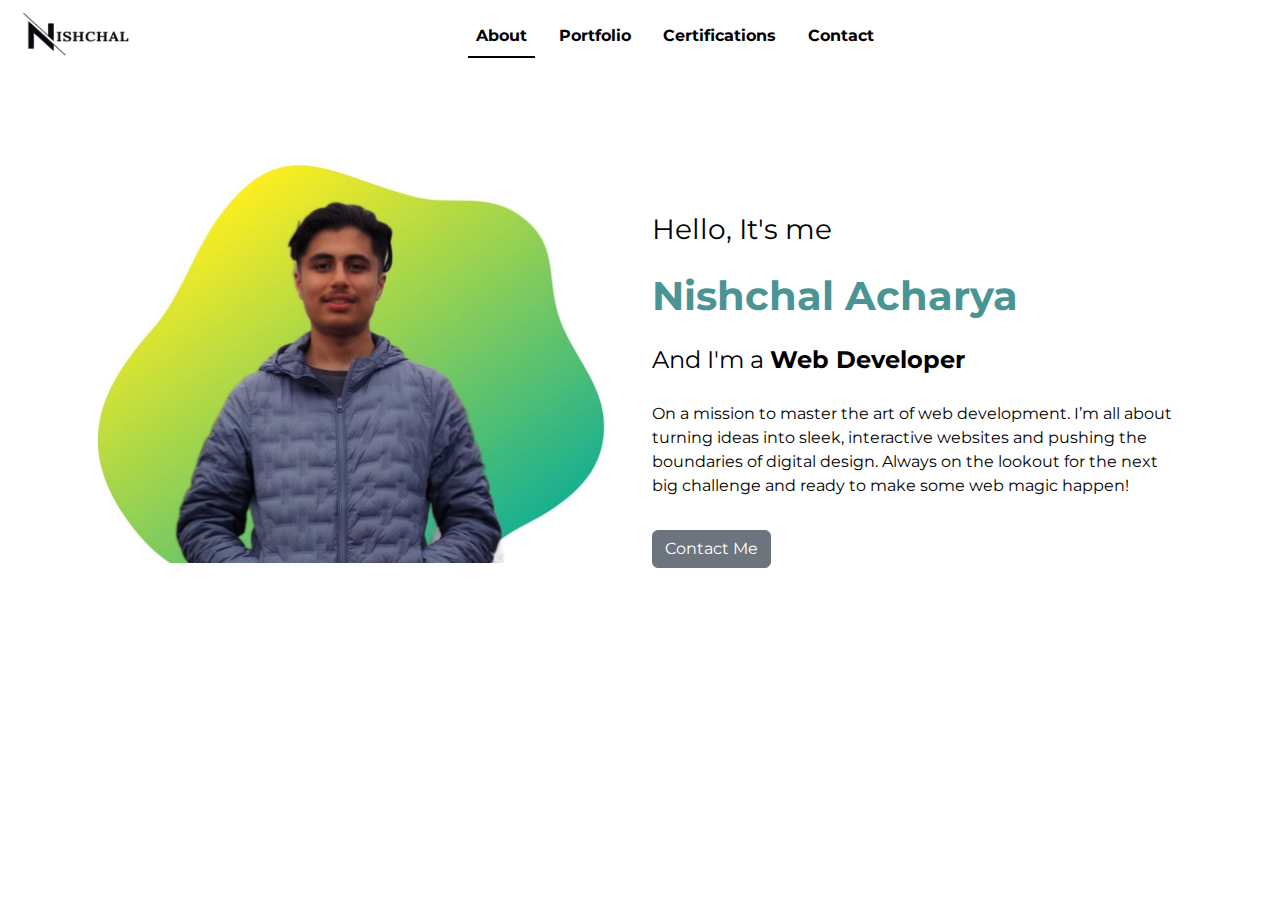
<file: index.html>
<!DOCTYPE html>
<html lang="en">
<head>
  <link rel="icon" href="./golo.png" sizes="16x16" type="image/x-icon" >
  <meta charset="UTF-8">
  <meta name="viewport" content="width=device-width, initial-scale=1.0">
  <meta name="google-site-verification" content="79PC1MeRaNZ99Wksuh_9pjrI-jJM85dLIz9Zg9P6uFM">

  <title>Nishchal Acharya</title>
  <link href="https://cdn.jsdelivr.net/npm/bootstrap@5.3.3/dist/css/bootstrap.min.css" rel="stylesheet">
    <script src="https://cdn.jsdelivr.net/npm/bootstrap@5.3.3/dist/js/bootstrap.bundle.min.js"></script>
  <link href="https://fonts.googleapis.com/css2?family=Montserrat:wght@400;700&display=swap" rel="stylesheet">
  <link rel="stylesheet" href="./style.css">
  <link rel="stylesheet" href="https://cdnjs.cloudflare.com/ajax/libs/font-awesome/6.6.0/css/all.min.css" integrity="sha512-Kc323vGBEqzTmouAECnVceyQqyqdsSiqLQISBL29aUW4U/M7pSPA/gEUZQqv1cwx4OnYxTxve5UMg5GT6L4JJg==" crossorigin="anonymous" referrerpolicy="no-referrer"/>
  <link rel="stylesheet" href="https://cdnjs.cloudflare.com/ajax/libs/animate.css/4.1.1/animate.min.css"/>
</head>
<body class="bg-white text-black mb-5">
  <header>
    <nav class="navbar navbar-expand-lg text-center">
      <div id="navbarrr" class="container-fluid fixed-top bg-white">
        <img src="./rsz_1nishchal.png" alt="Logo" width="110" height="45" class="ms-2">
        <button class="navbar-toggler" type="button" data-bs-toggle="collapse" data-bs-target="#navbarSupportedContent"
          aria-controls="navbarSupportedContent" aria-expanded="false" aria-label="Toggle navigation">
          <span class="navbar-toggler-icon"></span>
        </button>
        <div class="collapse navbar-collapse me-5 text-center" id="navbarSupportedContent">
          <ul class="nav nav-underline ms-auto me-auto mt-3 mb-2 fw-bold d-flex justify-content-center">
            <li id="navhover" class="nav-item">
              <a class="nav-link text-black px-2 active" href="./index.html">About</a>
            </li>
            <li class="nav-item">
              <a class="nav-link text-black px-2" href="./index1.html">Portfolio</a>
            </li>
            <li class="nav-item">
              <a class="nav-link text-black px-2" href="./index2.html">Certifications</a>
            </li>
            <li class="nav-item">
              <a class="nav-link text-black px-2" href="./index3.html">Contact</a>
            </li>

          </ul>
        </div>
      </div>
    </nav>
  </header>
  <div class="container pt-5 mt-5">
    <div class="container text-center pt-5 pb-3">
      <div class="row">
        <div class="col-sm-6">
          <img  src="./me1.jpg" class="text-start img-fluid animate__animated animate__slideInLeft" alt="Responsive image">
        </div>
        <div class="col sm-6 pt-5">
          <div>
            <p class="fs-3 text-start animate__animated animate__slideInRight">Hello, It's me</p>
          </div>
          <div>
            <p id="nishchal" class="fw-bold fs-1 text-start animate__animated animate__slideInRight">Nishchal Acharya</p>
          </div>
          <div class="text-start fs-4 animate__animated animate__slideInRight ">
            And I'm a <span class="fw-bold" >Web Developer</span>
          </div>
          <div class="text-start pt-4  Right animate__animated animate__slideInRight">
            <p>On a mission to master the art of web development. I’m all about turning ideas into sleek, interactive
              websites and pushing the boundaries of digital design. Always on the lookout for the next big challenge
              and ready to make some web magic happen!</p>
          </div>
          <div id="icon" class=" text-start Right animate__animated animate__slideInRight ">
            <i id="iconn" onclick="window.location.href='https://www.github.com/Nishchal-ll'" class="fa-brands fa-square-github" ></i>
            <i id="iconn" onclick="window.location.href='https://www.instagram.com/nishchal._.l'" class="fa-brands fa-square-instagram"></i>
            <i id="iconn" onclick="window.location.href='https://www.linkedin.com/in/nishchal-acharya-2b350a312'" class="fa-brands fa-linkedin"></i>
          </div>
          <div class="text-start pt-3  animate__animated animate__slideInRight ">
            <button onclick="window.location.href='./index3.html'" id="contactbtn" type="button" class="btn btn-secondary">
              Contact Me
              <i class="fa-solid fa-phone"></i>
            </button>
          </div>
        </div>
      </div>
    </div>
  </div>
</body>
</html>
</file>
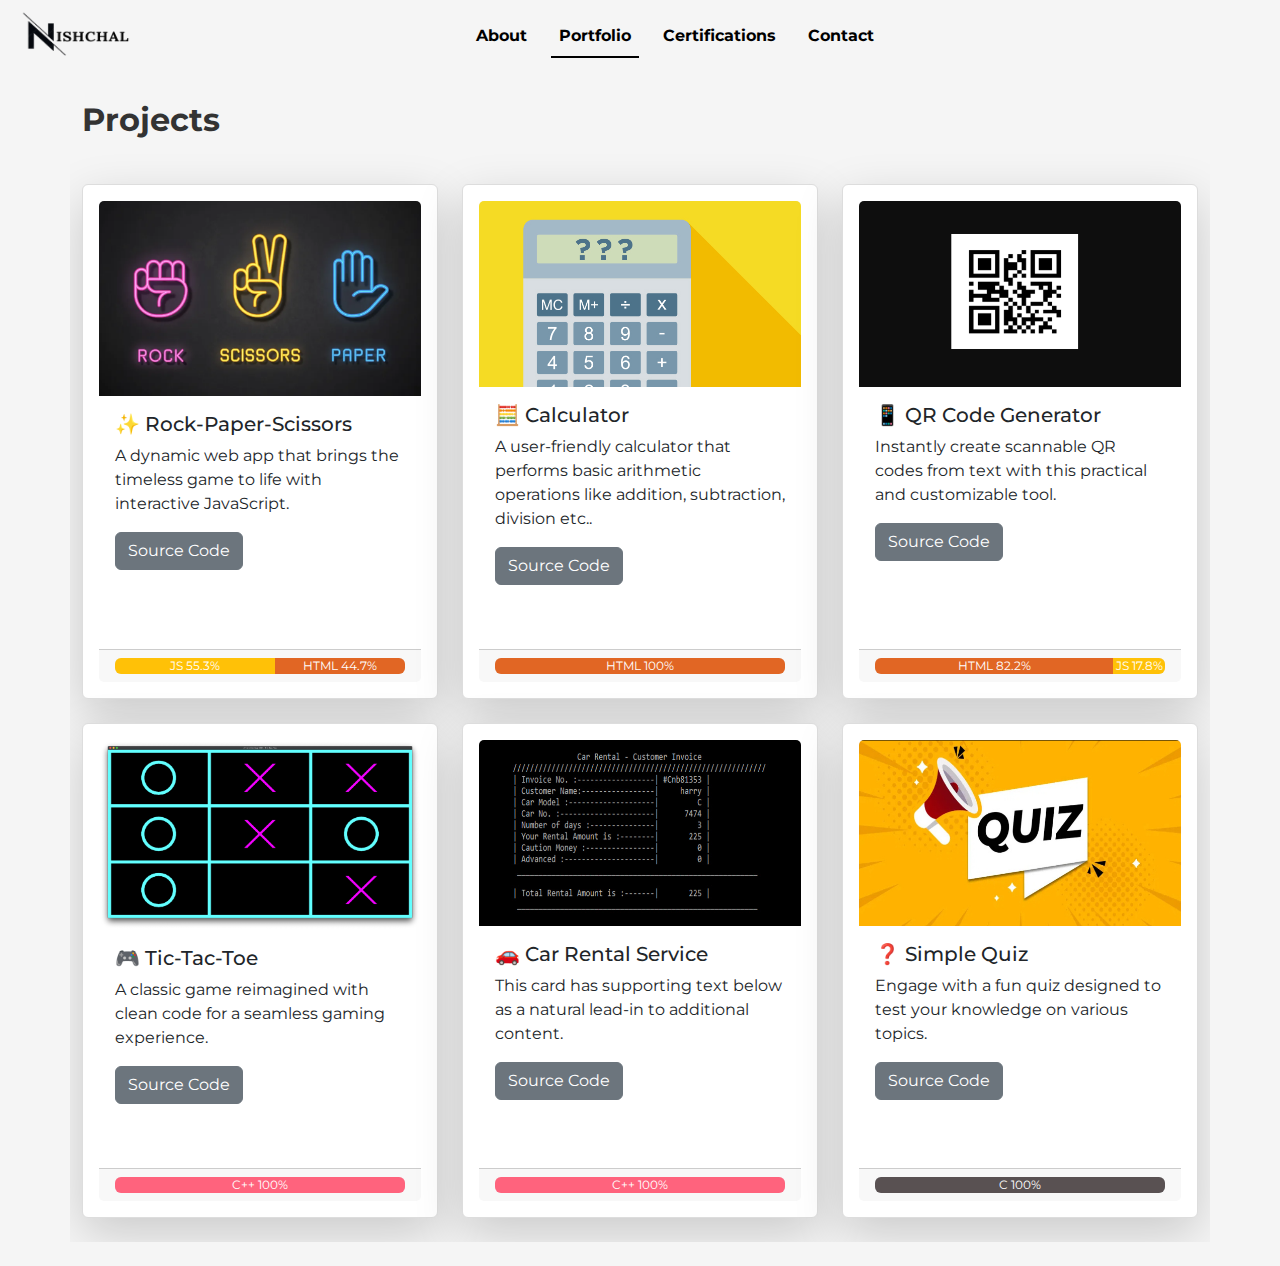
<file: index1.html>
<!DOCTYPE html>
<html lang="en">
<head>
  <link rel="icon" href="./golo.png" sizes="16x16" type="image/x-icon" >
    <meta charset="UTF-8">
    <meta name="viewport" content="width=device-width, initial-scale=1.0">
  <meta name="google-site-verification" content="79PC1MeRaNZ99Wksuh_9pjrI-jJM85dLIz9Zg9P6uFM">

    <title>Nishchal Acharya</title>
    <link href="https://cdn.jsdelivr.net/npm/bootstrap@5.3.3/dist/css/bootstrap.min.css" rel="stylesheet">
    <script src="https://cdn.jsdelivr.net/npm/bootstrap@5.3.3/dist/js/bootstrap.bundle.min.js"></script>
  <link href="https://fonts.googleapis.com/css2?family=Montserrat:wght@400;700&display=swap" rel="stylesheet">
  <link rel="stylesheet" href="./style.css">
  <link rel="stylesheet" href="https://cdnjs.cloudflare.com/ajax/libs/font-awesome/6.6.0/css/all.min.css" integrity="sha512-Kc323vGBEqzTmouAECnVceyQqyqdsSiqLQISBL29aUW4U/M7pSPA/gEUZQqv1cwx4OnYxTxve5UMg5GT6L4JJg==" crossorigin="anonymous" referrerpolicy="no-referrer" />
  <link rel="stylesheet" href="https://cdnjs.cloudflare.com/ajax/libs/animate.css/4.1.1/animate.min.css"/>
</head>
<body>
    <header>
        <nav class="navbar navbar-expand-lg  text-center ">
            <div id="navbarrr" class="container-fluid fixed-top  ">
                <img src="./rsz_1nishchal.png" alt="Logo" width="110" height="45" class="ms-2">
                <button class="navbar-toggler" type="button" data-bs-toggle="collapse" data-bs-target="#navbarSupportedContent"
                  aria-controls="navbarSupportedContent" aria-expanded="false" aria-label="Toggle navigation">
                  <span class="navbar-toggler-icon"></span>
                </button>
                <div class="collapse navbar-collapse me-5" id="navbarSupportedContent">
                  <ul class="nav nav-underline ms-auto me-auto mt-3 mb-2 fw-bold d-flex justify-content-center ">
                    <li id="navhover" class="nav-item">
                      <a class="nav-link text-black px-2 " href="./index.html">About</a>
                    </li>
                    <li class="nav-item">
                      <a class="nav-link text-black px-2 active" href="./index1.html">Portfolio</a>
                    </li>
                    <li class="nav-item">
                      <a class="nav-link text-black px-2" href="./index2.html">Certifications</a>
                    </li>
                    <li class="nav-item">
                      <a class="nav-link text-black px-2" href="./index3.html">Contact</a>
                    </li>
    
              </ul>
            </div>
          </div>
        </nav>
      </header>
    <div class="container mt-5 mb-4 pb-4 pt-4 ">
      <p class="fs-2 fw-bold animate__animated animate__fadeInDown pt-2">Projects</p>
        <div class="row row-cols-1 row-cols-md-3 g-4 mt-3">
          <div class="col animate__animated animate__zoomIn">
            <div class="card h-100  shadow-lg p-3 mb-5 bg-white rounded ">
              <img src="./sci.png" class="card-img-top" alt="...">
              <div class="card-body ">
                <h5 class="card-title">✨ Rock-Paper-Scissors</h5>
                <p class="card-text">A dynamic web app that brings the timeless game to life with interactive JavaScript.</p>
                <button onclick="window.location.href='https://www.github.com/Nishchal-ll'" class="btn btn-secondary">Source Code <i class="fa-solid fa-link"></i></button> 
              </div>
              <div class="card-footer">
                <small class="text-body-secondary">
                  <div class="progress-stacked">
                    <div class="progress" role="progressbar" aria-label="Segment one" aria-valuenow="15" aria-valuemin="0"
                      aria-valuemax="100" style="width: 55.3%">
                      <div class="progress-bar bg-warning">JS 55.3%</div>
                    </div>
                    <div class="progress" role="progressbar" aria-label="Segment two" aria-valuenow="30" aria-valuemin="0"
                      aria-valuemax="100" style="width: 44.7%">
                      <div style="background-color: rgb(225, 102, 36)" class="progress-bar">HTML 44.7%</div>
                    </div>
                  </div>
                </small>
              </div>
            </div>
          </div>
          <div class="col animate__animated animate__zoomIn">
            <div class="card h-100  shadow-lg p-3 mb-5 bg-white rounded ">
              <img src="./ccc.jpg" class="card-img-top " alt="...">
              <div class="card-body">
                <h5 class="card-title">🧮 Calculator</h5>
                <p class="card-text">A user-friendly calculator that performs basic arithmetic operations like addition, subtraction, division etc..</p>
                <button onclick="window.location.href='https://www.github.com/Nishchal-ll'" class="btn btn-secondary">Source Code <i class="fa-solid fa-link"></i></button>
              </div>
              <div class="card-footer">
                <small class="text-body-secondary">
                  <div class="progress-stacked">
                    <div class="progress" role="progressbar" aria-label="Segment one" aria-valuenow="15" aria-valuemin="0"
                      aria-valuemax="100" style="width: 100%">
                      <div style="background-color: rgb(225, 102, 36)" class="progress-bar">HTML 100%</div>
                    </div>
                   
                  </div>
                </small>
              </div>
            </div>
          </div>
          <div class="col animate__animated animate__zoomIn">
            <div class="card h-100  shadow-lg p-3 mb-5 bg-white rounded ">
              <img src="./qrr.png" class="card-img-top " alt="...">
              <div class="card-body">
                <h5 class="card-title">📱 QR Code Generator</h5>
                <p class="card-text">Instantly create scannable QR codes from text with this practical and customizable tool.</p>
                 <button onclick="window.location.href='https://www.github.com/Nishchal-ll'" class="btn btn-secondary">Source Code <i class="fa-solid fa-link"></i></button>
              </div>
              <div class="card-footer">
                <small class="text-body-secondary">
                  <div class="progress-stacked">
                    <div class="progress" role="progressbar" aria-label="Segment one" aria-valuenow="15" aria-valuemin="0"
                      aria-valuemax="100" style="width: 82.2%">
                      <div style="background-color: rgb(225, 102, 36)" class="progress-bar">HTML 82.2%</div>
                    </div>
                    <div class="progress" role="progressbar" aria-label="Segment two" aria-valuenow="30" aria-valuemin="0"
                      aria-valuemax="100" style="width: 17.8%">
                      <div class="progress-bar bg-warning">JS 17.8%</div>
                    </div>
                    
                  </div>
                </small>
              </div>
            </div>
          </div>
        </div><br>
        <div class="row row-cols-1 row-cols-md-3 g-4">
          <div class="col animate__animated animate__zoomIn">
            <div class="card h-100  shadow-lg p-3 mb-5 bg-white rounded ">
              <img src="./ttt1.webp" class="card-img-top " alt="...">
              <div class="card-body">
                <h5 class="card-title">🎮 Tic-Tac-Toe</h5>
                <p class="card-text">A classic game reimagined with clean code for a seamless gaming experience.</p>
                 <button onclick="window.location.href='https://www.github.com/Nishchal-ll'" class="btn btn-secondary">Source Code <i class="fa-solid fa-link"></i></button>
              </div>
              <div class="card-footer">
                <small class="text-body-secondary">
                  <div class="progress-stacked">
                    <div class="progress" role="progressbar" aria-label="Segment one" aria-valuenow="15" aria-valuemin="0"
                      aria-valuemax="100" style="width: 100%">
                      <div style="background-color: rgb(255, 99, 125)" class="progress-bar">C++ 100%</div>
                    </div>
                  </div>
                </small>
              </div>
            </div>
          </div>
          <div class="col animate__animated animate__zoomIn">
            <div class="card h-100  shadow-lg p-3 mb-5 bg-white rounded ">
              <img src="./renttt.jpeg" class="card-img-top " alt="..." >
              <div class="card-body">
                <h5 class="card-title">🚗 Car Rental Service</h5>
                <p class="card-text">This card has supporting text below as a natural lead-in to additional content.</p>
                 <button onclick="window.location.href='https://www.github.com/Nishchal-ll'" class="btn btn-secondary">Source Code <i class="fa-solid fa-link"></i></button>
              </div>
              <div class="card-footer">
                <small class="text-body-secondary">
                  <div class="progress-stacked">
                    <div class="progress" role="progressbar" aria-label="Segment one" aria-valuenow="15" aria-valuemin="0"
                      aria-valuemax="100" style="width: 100%">
                      <div style="background-color: rgb(255, 99, 125)" class="progress-bar">C++ 100%</div>
                    </div>
                  </div>
                </small>
              </div>
            </div>
          </div>
          <div class="col animate__animated animate__zoomIn">
            <div class="card h-100  shadow-lg p-3 mb-5 bg-white rounded ">
              <img src="./qqqiz.jpeg" class="card-img-top " alt="...">
              <div class="card-body">
                <h5 class="card-title">❓ Simple Quiz </h5>
                <p class="card-text">Engage with a fun  quiz designed to test your knowledge on various topics.</p>
                 <button onclick="window.location.href='https://www.github.com/Nishchal-ll'" class="btn btn-secondary">Source Code <i class="fa-solid fa-link"></i></button>
              </div>
              <div class="card-footer">
                <small class="text-body-secondary">
                  <div class="progress-stacked">
                    <div class="progress" role="progressbar" aria-label="Segment one" aria-valuenow="15" aria-valuemin="0"
                      aria-valuemax="100" style="width: 100%">
                      <div style="background-color: rgb(89, 81, 82)" class="progress-bar">C 100%</div>
                    </div>
                  </div>
                </small>
              </div>
            </div>
          </div>
        </div>
      </div>
</body>
</html>
</file>
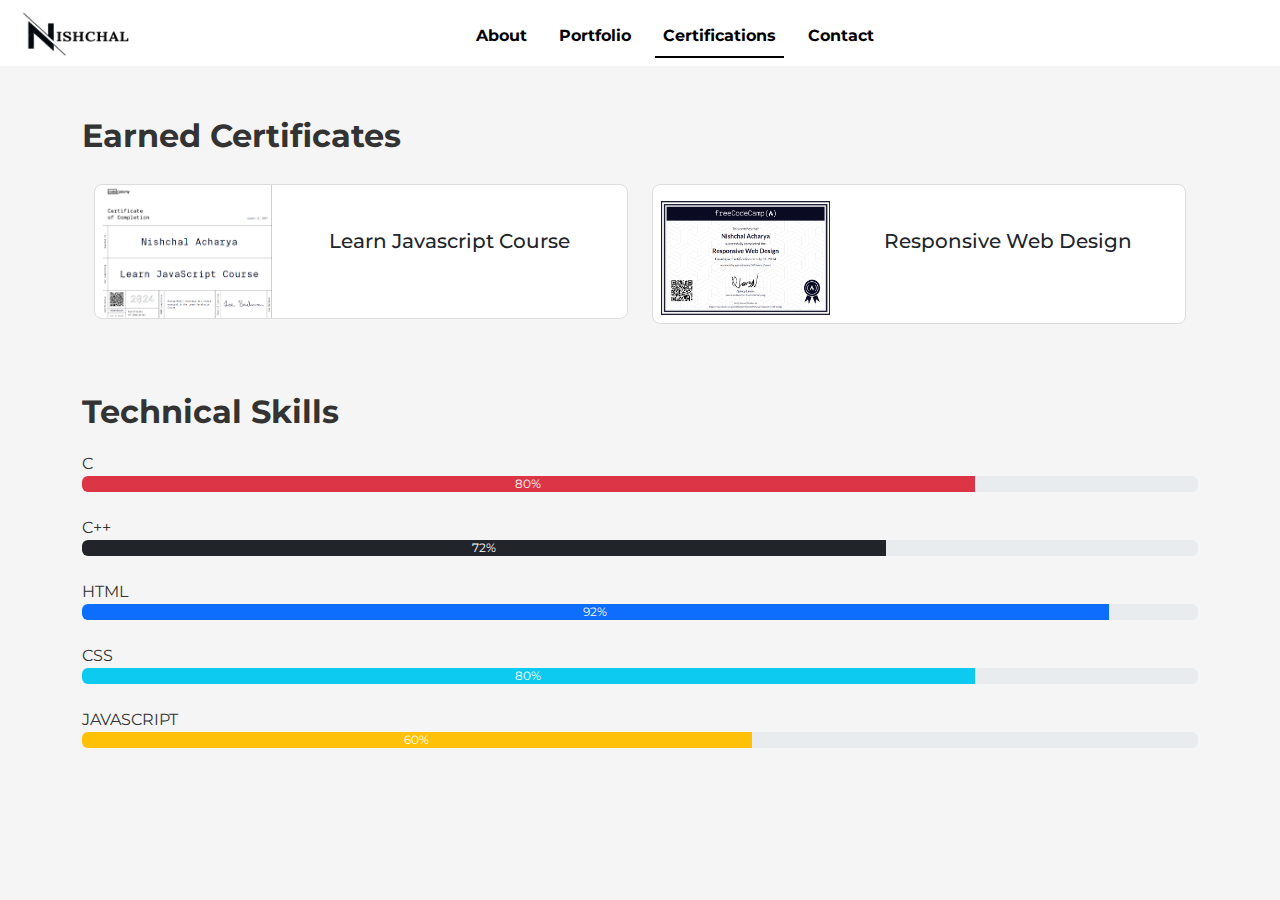
<file: index2.html>
<!DOCTYPE html>
<html lang="en">
<head>
  <link rel="icon" href="./golo.png" sizes="16x16" type="image/x-icon" >
    <meta charset="UTF-8">
    <meta name="viewport" content="width=device-width, initial-scale=1.0">
    <title>Nishchal Acharya</title>
    <link href="https://cdn.jsdelivr.net/npm/bootstrap@5.3.3/dist/css/bootstrap.min.css" rel="stylesheet">
    <script src="https://cdn.jsdelivr.net/npm/bootstrap@5.3.3/dist/js/bootstrap.bundle.min.js"></script>
    <link href="https://fonts.googleapis.com/css2?family=Montserrat:wght@400;700&display=swap" rel="stylesheet">
    <link rel="stylesheet" href="./style.css">
    <link rel="stylesheet" href="https://cdnjs.cloudflare.com/ajax/libs/font-awesome/6.6.0/css/all.min.css" integrity="sha512-Kc323vGBEqzTmouAECnVceyQqyqdsSiqLQISBL29aUW4U/M7pSPA/gEUZQqv1cwx4OnYxTxve5UMg5GT6L4JJg==" crossorigin="anonymous" referrerpolicy="no-referrer" />
    <link rel="stylesheet" href="https://cdnjs.cloudflare.com/ajax/libs/animate.css/4.1.1/animate.min.css"/> 
   </head>
<body>
    <header>
        <nav class="navbar navbar-expand-lg  text-center">
            <div id="navbarrr" class="container-fluid fixed-top bg-white">
                <img src="./rsz_1nishchal.png" alt="Logo" width="110" height="45" class="ms-2">
                <button class="navbar-toggler" type="button" data-bs-toggle="collapse" data-bs-target="#navbarSupportedContent"
                  aria-controls="navbarSupportedContent" aria-expanded="false" aria-label="Toggle navigation">
                  <span class="navbar-toggler-icon"></span>
                </button>
                <div class="collapse navbar-collapse me-5" id="navbarSupportedContent">
                  <ul class="nav nav-underline ms-auto me-auto mt-3 mb-2 fw-bold d-flex justify-content-center ">
                    <li id="navhover" class="nav-item">
                      <a class="nav-link text-black px-2" href="./index.html">About</a>
                    </li>
                    <li class="nav-item">
                      <a class="nav-link text-black px-2" href="./index1.html">Portfolio</a>
                    </li>
                    <li class="nav-item">
                      <a class="nav-link text-black px-2 active" href="./index2.html">Certifications</a>
                    </li>
                    <li class="nav-item">
                      <a class="nav-link text-black px-2" href="./index3.html">Contact</a>
                    </li>
    
              </ul>
            </div>
          </div>
        </nav>
      </header>
    <div class="container pt-5 pb-5 ">
      <p class="fs-2 fw-bold animate__animated animate__slideInLeft mt-5">Earned Certificates</p>
        <div class="container text-center pt-2">
          <div class="row">
            <div class="col-sm-6 mb-3 mb-sm-0  ">
              <div class="card mb-3 " style="max-width: 540px;">
                <div class="row g-0 animate__animated animate__zoomIn">
                  <div class="col-md-4 ">
                    <img src="./javascript.png" class="img-fluid rounded-start ps-2 " alt="...">
                  </div>
                  <div class="col-md-8">
                    <div class="card-body mt-1">
                      <h5 class="card-title pt-4">Learn Javascript Course</h5>
                
                    </div>
                  </div>
                </div>
              </div>
            </div>
            <div class="col-sm-6 ">
              <div class="card mb-3 " style="max-width: 540px;">
                <div class="row g-0 animate__animated animate__zoomIn">
                  <div class="col-md-4">
                    <img src="./fcodecamo.png" class="img-fluid rounded-start pt-3 pb-2 ps-2" alt="...">
                  </div>
                  <div class="col-md-8">
                    <div class="card-body mt-1">
                      <h5 class="card-title pt-4">Responsive Web Design</h5>
  
                    </div>
                  </div>
                </div>
              </div>
            </div>
          </div>
        </div>
      </div>

      <div class="container mb-5">
        <p class="fw-bold fs-2 animate__animated animate__slideInLeft">Technical Skills</p>
        C
        <div class="progress mb-4" role="progressbar" aria-label="Basic example" aria-valuenow="0" aria-valuemin="0" aria-valuemax="100">
          <div class="progress-bar bg-danger animate__animated animate__slideInLeft" style="width: 80%">80%</div>
        </div>
        C++
        <div class="progress mb-4" role="progressbar" aria-label="Basic example" aria-valuenow="25" aria-valuemin="0" aria-valuemax="100">
          <div class="progress-bar bg-dark animate__animated animate__slideInLeft" style="width: 72%">72%</div>
        </div>
        HTML
        <div class="progress mb-4" role="progressbar" aria-label="Basic example" aria-valuenow="50" aria-valuemin="0" aria-valuemax="100">
          <div  class="progress-bar animate__animated animate__slideInLeft" style="width: 92% ">92%</div>
          
        </div>
        CSS
        <div class="progress mb-4" role="progressbar" aria-label="Basic example" aria-valuenow="75" aria-valuemin="0" aria-valuemax="100">
          <div class="progress-bar bg-info animate__animated animate__slideInLeft" style="width: 80%">80%</div>
        </div>
        JAVASCRIPT
        <div class="progress mb-4" role="progressbar" aria-label="Basic example" aria-valuenow="100" aria-valuemin="0" aria-valuemax="100">
          <div class="progress-bar bg-warning animate__animated animate__slideInLeft" style="width: 60%">60%</div>
        </div>
      </div>
</body>
</html>
</file>
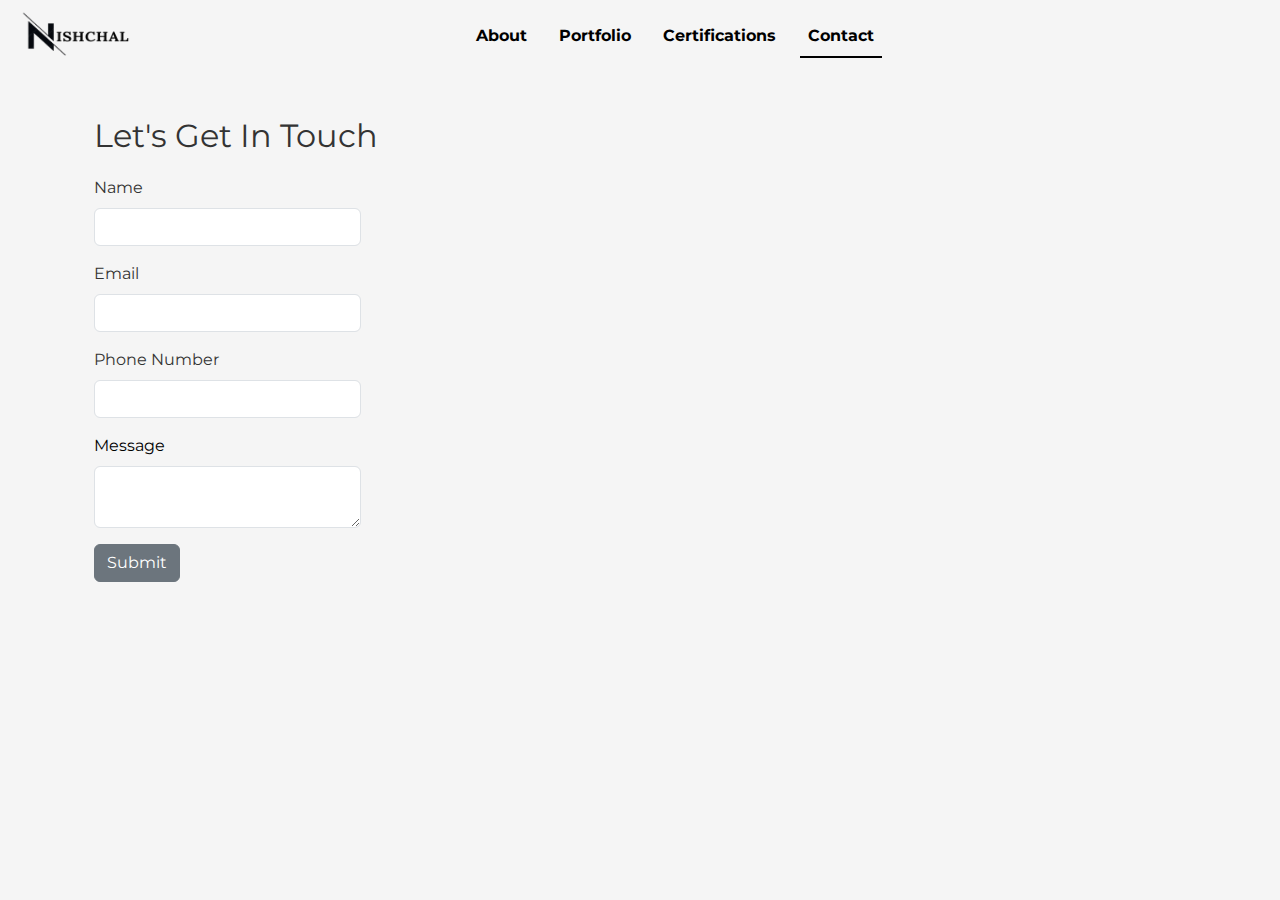
<file: index3.html>
<!DOCTYPE html>
<html lang="en">
<head>
  <link rel="icon" href="./golo.png" sizes="16x16" type="image/x-icon" >
    <meta charset="UTF-8">
    <meta name="viewport" content="width=device-width, initial-scale=1.0">
    <title>Nishchal Acharya</title>
    <link href="https://cdn.jsdelivr.net/npm/bootstrap@5.3.3/dist/css/bootstrap.min.css" rel="stylesheet">
    <script src="https://cdn.jsdelivr.net/npm/bootstrap@5.3.3/dist/js/bootstrap.bundle.min.js"></script>
    <link href="https://fonts.googleapis.com/css2?family=Montserrat:wght@400;700&display=swap" rel="stylesheet">
    <link rel="stylesheet" href="./style.css">
    <link rel="stylesheet" href="https://cdnjs.cloudflare.com/ajax/libs/animate.css/4.1.1/animate.min.css"/>
    <link rel="stylesheet" href="https://cdnjs.cloudflare.com/ajax/libs/font-awesome/6.6.0/css/all.min.css" integrity="sha512-Kc323vGBEqzTmouAECnVceyQqyqdsSiqLQISBL29aUW4U/M7pSPA/gEUZQqv1cwx4OnYxTxve5UMg5GT6L4JJg==" crossorigin="anonymous" referrerpolicy="no-referrer" />   
  </head>
<body>
    <header>
        <nav class="navbar navbar-expand-lg  text-center">
            <div id="navbarrr" class="container-fluid fixed-top white">
                <img src="./rsz_1nishchal.png" alt="Logo" width="110" height="45" class="ms-2">
                <button class="navbar-toggler" type="button" data-bs-toggle="collapse" data-bs-target="#navbarSupportedContent"
                  aria-controls="navbarSupportedContent" aria-expanded="false" aria-label="Toggle navigation">
                  <span class="navbar-toggler-icon"></span>
                </button>
                <div class="collapse navbar-collapse me-5" id="navbarSupportedContent">
                  <ul class="nav nav-underline ms-auto me-auto mt-3 mb-2 fw-bold d-flex justify-content-center ">
                    <li id="navhover" class="nav-item">
                      <a class="nav-link text-black px-2 " href="./index.html">About</a>
                    </li>
                    <li class="nav-item">
                      <a class="nav-link text-black px-2" href="./index1.html">Portfolio</a>
                    </li>
                    <li class="nav-item">
                      <a class="nav-link text-black px-2" href="./index2.html">Certifications</a>
                    </li>
                    <li class="nav-item">
                      <a class="nav-link text-black px-2 active" href="./index3.html">Contact</a>
                    </li>
    
              </ul>
            </div>
          </div>
        </nav>
      </header>
      <div class="container mt-5 pt-5">
        <div class="container mb-5">
          <div class="row">
            <div class="col-12 col-md-6 mb-3">
              <p class="fs-2 text-start animate__animated animate__slideInLeft">Let's Get In Touch</p>

              <form class="animate__animated animate__slideInLeft">
                <div class="mb-3 w-50">
                  <label for="Name" class="form-label">Name</label>
                  <input type="text" class="form-control" id="name" aria-describedby="emailHelp">
                </div>
                <div class="mb-3 w-50">
                  <label for="email" class="form-label">Email</label>
                  <input type="email" class="form-control" id="email" aria-describedby="emailHelp">
                </div>
                <div class="mb-3 w-50">
                  <label for="Number" class="form-label">Phone Number</label>
                  <input type="text" class="form-control" id="number" aria-describedby="emailHelp">
                </div>
                <div class="mb-3 w-50 text-black">
                  <label for="message" class="form-label">Message</label>
                  <textarea class="form-control" id="message" aria-describedby="emailHelp">
                  </textarea>
                </div>
                <button class="btn btn-secondary text-start">Submit</button>     
              </form>
              </div>
              <div class="map-container col-12 col-md-6">        
                <iframe src="https://www.google.com/maps/embed?pb=!1m18!1m12!1m3!1d460.5216831582234!2d85.31867755388832!3d27.650791552469325!2m3!1f0!2f0!3f0!3m2!1i1024!2i768!4f13.1!3m3!1m2!1s0x39eb1779642ac047%3A0xaa4ec41d86f88c37!2sKusunti%2C%20Lalitpur%2044700!5e0!3m2!1sen!2snp!4v1724424251257!5m2!1sen!2snp" frameborder="0" allowfullscreen="" loading="lazy" async referrerpolicy="no-referrer-when-downgrade"></iframe>
                </div>
            </div> 
          </div>
        </div>     
        
</body>
</html>
</file>
<file: style.css>
body {
   font-family: 'Montserrat', sans-serif;
   background-color: #F5F5F5;
   color: #333333;
 }

 #logo {
   background-color: aquamarine;
 }

 #contact {
   outline: none;
   border: none;
   height: 35px;
   width: 120px;
   text-align: center;
   padding-top: 3px;
 }

 #navbarrr {
   background-color: #F5F5F5;

 }

 #nishchal {
   color: rgb(74, 148, 148);
 }

 #iconn{
   font-size: 40px;
   color: rgb(104, 98, 98);
   cursor: pointer;
   transition: transform 0.3s ease, background-color 0.3s ease;
 }
 
 #iconn:hover {
  transform: scale(1.1); 
  
 }


 #photo {
   width: 700px;
   height: 500px;
   object-fit: cover;
   border-radius: 100% 0% 100% 0% / 0% 79% 21% 100%  ;
   
 }
 .container{
  overflow: hidden;
 }

 .card {
  border: 1px solid #ddd; 
  border-radius: 8px; 
  overflow: hidden; 
  transition: transform 0.3s ease, box-shadow 0.3s ease; 
}
 .card:hover {
  cursor: pointer; 
  transform: scale(1.03); 
  box-shadow: 0 4px 12px rgba(0, 0, 0, 0.2);
}
</file>
